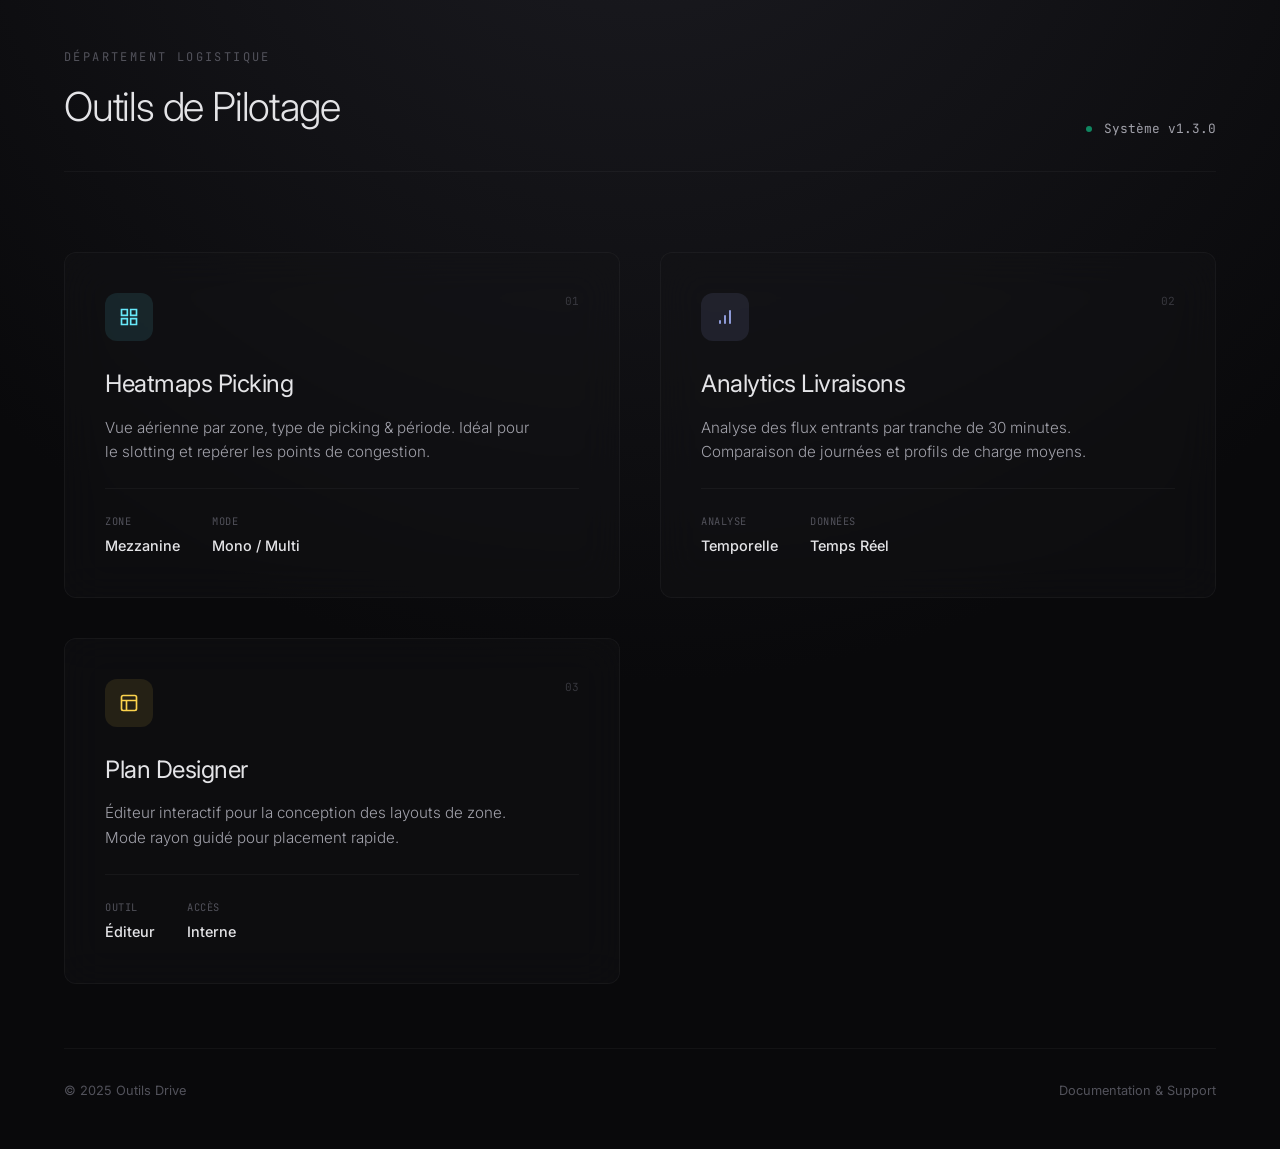
<file: index.html>
<!DOCTYPE html>
<html lang="fr">
<head>
  <meta charset="UTF-8" />
  <meta name="viewport" content="width=device-width, initial-scale=1.0" />
  <title>Outils Drive – Hub Central</title>
  
  <!-- FONT: INTER + JETBRAINS MONO -->
  <link rel="preconnect" href="https://fonts.googleapis.com">
  <link rel="preconnect" href="https://fonts.gstatic.com" crossorigin>
  <link href="https://fonts.googleapis.com/css2?family=Inter:wght@300;400;500&family=JetBrains+Mono:wght@400;500&display=swap" rel="stylesheet">
  
  <link rel="stylesheet" href="css/global.css" />
</head>
<body>
  
  <div class="app-view">
    
    <!-- HEADER -->
    <header class="header-minimal">
      <div class="brand-group">
        <span class="brand-sup">Département Logistique</span>
        <h1 class="brand-main">Outils de Pilotage</h1>
      </div>
      <div class="header-status">
        <span class="status-light"></span>
        <span>Système v1.3.0</span>
      </div>
    </header>

    <!-- MODULES -->
    <main class="modules-grid">
      
      <!-- MODULE 1: HEATMAPS (Cyan - Observation) -->
      <a href="heatmaps/" class="module-card theme-cyan">
        <div class="card-header">
          <div class="module-icon">
            <svg width="20" height="20" viewBox="0 0 24 24" fill="none" stroke="currentColor" stroke-width="2">
              <path d="M3 3h7v7H3zM14 3h7v7h-7zM14 14h7v7h-7zM3 14h7v7H3z"/>
            </svg>
          </div>
          <span class="module-code">01</span>
        </div>
        
        <div class="card-content">
          <h2 class="module-title">Heatmaps Picking</h2>
          <p class="module-desc">
            Vue aérienne par zone, type de picking & période. Idéal pour le slotting et repérer les points de congestion.
          </p>
        </div>

        <div class="card-meta">
          <div class="meta-block">
            <span class="meta-label">Zone</span>
            <span class="meta-value">Mezzanine</span>
          </div>
          <div class="meta-block">
            <span class="meta-label">Mode</span>
            <span class="meta-value">Mono / Multi</span>
          </div>
        </div>
      </a>

      <!-- MODULE 2: DELIVERIES (Indigo - Flux) -->
      <a href="deliveries/" class="module-card theme-indigo">
        <div class="card-header">
          <div class="module-icon">
            <svg width="20" height="20" viewBox="0 0 24 24" fill="none" stroke="currentColor" stroke-width="2">
              <line x1="12" y1="20" x2="12" y2="10"/>
              <line x1="18" y1="20" x2="18" y2="4"/>
              <line x1="6" y1="20" x2="6" y2="16"/>
            </svg>
          </div>
          <span class="module-code">02</span>
        </div>
        
        <div class="card-content">
          <h2 class="module-title">Analytics Livraisons</h2>
          <p class="module-desc">
            Analyse des flux entrants par tranche de 30 minutes. Comparaison de journées et profils de charge moyens.
          </p>
        </div>

        <div class="card-meta">
          <div class="meta-block">
            <span class="meta-label">Analyse</span>
            <span class="meta-value">Temporelle</span>
          </div>
          <div class="meta-block">
            <span class="meta-label">Données</span>
            <span class="meta-value">Temps Réel</span>
          </div>
        </div>
      </a>

      <!-- MODULE 3: PLAN DESIGNER (Ambre - Construction) -->
      <a href="plan_designer.html" class="module-card theme-amber">
        <div class="card-header">
          <div class="module-icon">
            <svg width="20" height="20" viewBox="0 0 24 24" fill="none" stroke="currentColor" stroke-width="2">
              <rect x="3" y="3" width="18" height="18" rx="2"/>
              <path d="M3 9h18M9 21V9"/>
            </svg>
          </div>
          <span class="module-code">03</span>
        </div>
        
        <div class="card-content">
          <h2 class="module-title">Plan Designer</h2>
          <p class="module-desc">
            Éditeur interactif pour la conception des layouts de zone. Mode rayon guidé pour placement rapide.
          </p>
        </div>

        <div class="card-meta">
          <div class="meta-block">
            <span class="meta-label">Outil</span>
            <span class="meta-value">Éditeur</span>
          </div>
          <div class="meta-block">
            <span class="meta-label">Accès</span>
            <span class="meta-value">Interne</span>
          </div>
        </div>
      </a>

    </main>

    <!-- FOOTER -->
    <footer class="footer-minimal">
      <span>© 2025 Outils Drive</span>
      <span>Documentation & Support</span>
    </footer>

  </div>
</body>
</html>
</file>
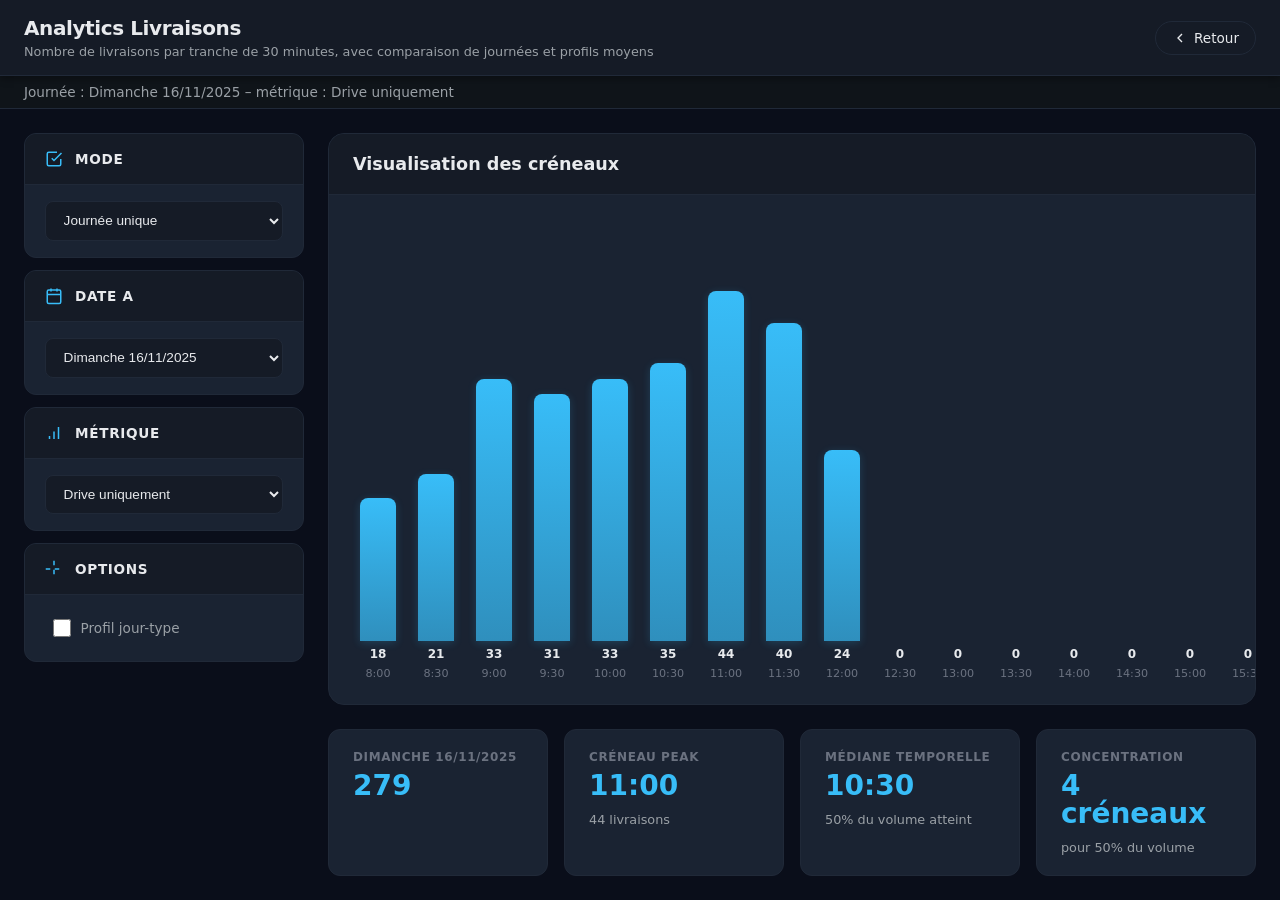
<file: deliveries/index.html>
<!DOCTYPE html>
<html lang="fr">
<head>
  <meta charset="UTF-8" />
  <meta name="viewport" content="width=device-width, initial-scale=1.0" />
  <title>Analytics Livraisons – Visualisation créneaux</title>
  <link rel="stylesheet" href="css/deliveries.css" />
</head>
<body>
  <div class="app-container">
    
    <!-- TOP BAR -->
    <header class="top-bar">
      <div class="top-bar-left">
        <h1 class="app-title">Analytics Livraisons</h1>
        <p class="app-subtitle">Nombre de livraisons par tranche de 30 minutes, avec comparaison de journées et profils moyens</p>
      </div>
      <div class="top-bar-right">
        <a href="../" class="btn btn-ghost">
          <svg class="icon" viewBox="0 0 24 24" fill="none" stroke="currentColor" stroke-width="2">
            <path d="M15 18l-6-6 6-6"/>
          </svg>
          Retour
        </a>
      </div>
    </header>

    <!-- STATUS BAR -->
    <div id="status-bar" class="status-bar">Chargement des données...</div>

    <!-- MAIN LAYOUT -->
    <div class="main-container">
      
      <!-- LEFT SIDEBAR: FILTRES COMPACTS -->
      <aside class="sidebar">
        
        <!-- MODE -->
        <section class="sidebar-card">
          <div class="card-header-compact">
            <svg class="card-icon-sm" viewBox="0 0 24 24" fill="none" stroke="currentColor" stroke-width="2">
              <path d="M9 11l3 3L22 4"/>
              <path d="M21 12v7a2 2 0 0 1-2 2H5a2 2 0 0 1-2-2V5a2 2 0 0 1 2-2h11"/>
            </svg>
            <h2 class="card-title-sm">Mode</h2>
          </div>
          <div class="card-content-compact">
            <select id="mode-select" class="select-input-compact">
              <option value="single">Journée unique</option>
              <option value="compare">Comparer 2 journées</option>
              <option value="weekday">Profil jour de semaine</option>
            </select>
          </div>
        </section>

        <!-- DATES -->
        <section class="sidebar-card" data-group="date-a" data-hidden="false">
          <div class="card-header-compact">
            <svg class="card-icon-sm" viewBox="0 0 24 24" fill="none" stroke="currentColor" stroke-width="2">
              <rect x="3" y="4" width="18" height="18" rx="2" ry="2"/>
              <line x1="16" y1="2" x2="16" y2="6"/>
              <line x1="8" y1="2" x2="8" y2="6"/>
              <line x1="3" y1="10" x2="21" y2="10"/>
            </svg>
            <h2 class="card-title-sm">Date A</h2>
          </div>
          <div class="card-content-compact">
            <select id="date-a-select" class="select-input-compact"></select>
          </div>
        </section>

        <section class="sidebar-card" data-group="date-b" data-hidden="true">
          <div class="card-header-compact">
            <svg class="card-icon-sm" viewBox="0 0 24 24" fill="none" stroke="currentColor" stroke-width="2">
              <rect x="3" y="4" width="18" height="18" rx="2" ry="2"/>
              <line x1="16" y1="2" x2="16" y2="6"/>
              <line x1="8" y1="2" x2="8" y2="6"/>
              <line x1="3" y1="10" x2="21" y2="10"/>
            </svg>
            <h2 class="card-title-sm">Date B</h2>
          </div>
          <div class="card-content-compact">
            <select id="date-b-select" class="select-input-compact"></select>
          </div>
        </section>

        <!-- WEEKDAY -->
        <section class="sidebar-card" data-group="weekday" data-hidden="true">
          <div class="card-header-compact">
            <svg class="card-icon-sm" viewBox="0 0 24 24" fill="none" stroke="currentColor" stroke-width="2">
              ircle cx="12" cy="12"2" r="10"/>
              <polyline points="12 6 12 12 16 14"/>
            </svg>
            <h2 class="card-title-sm">Jour</h2>
          </div>
          <div class="card-content-compact">
            <select id="weekday-select" class="select-input-compact">
              <option value="">-- Choisir --</option>
              <option value="0">Dimanche</option>
              <option value="1">Lundi</option>
              <option value="2">Mardi</option>
              <option value="3">Mercredi</option>
              <option value="4">Jeudi</option>
              <option value="5">Vendredi</option>
              <option value="6">Samedi</option>
            </select>
          </div>
        </section>

        <!-- MÉTRIQUE -->
        <section class="sidebar-card">
          <div class="card-header-compact">
            <svg class="card-icon-sm" viewBox="0 0 24 24" fill="none" stroke="currentColor" stroke-width="2">
              <line x1="12" y1="20" x2="12" y2="10"/>
              <line x1="18" y1="20" x2="18" y2="4"/>
              <line x1="6" y1="20" x2="6" y2="16"/>
            </svg>
            <h2 class="card-title-sm">Métrique</h2>
          </div>
          <div class="card-content-compact">
            <select id="metric-select" class="select-input-compact">
              <option value="drive">Drive uniquement</option>
              <option value="total">Total livraisons (drive + collab)</option>
              <option value="collab">Collab uniquement</option>
            </select>
          </div>
        </section>


        <!-- OPTIONS -->
        <section class="sidebar-card" data-group="options" data-hidden="false">
          <div class="card-header-compact">
            <svg class="card-icon-sm" viewBox="0 0 24 24" fill="none" stroke="currentColor" stroke-width="2">
              ircle cx="12" cy="12"2" r="3"/>
              <path d="M12 1v6m0 6v6M1 12h6m6 0h6"/>
            </svg>
            <h2 class="card-title-sm">Options</h2>
          </div>
          <div class="card-content-compact">
            <label class="checkbox-label">
              <input type="checkbox" id="show-weekday-ref" class="checkbox-input" />
              <span>Profil jour-type</span>
            </label>
          </div>
        </section>

      </aside>

      <!-- RIGHT AREA: CHART + STATS -->
      <main class="chart-area">
        
        <!-- CHART CONTAINER -->
        <div class="chart-wrapper">
          <div class="chart-header">
            <h2 class="chart-title">Visualisation des créneaux</h2>
          </div>
          <div class="chart-viewport">
            <div id="chart" class="bar-groups-container"></div>
          </div>
        </div>

        <!-- STATS GRID (en bas) -->
        <div class="stats-grid">
          <div id="stats-content" class="stats-cards"></div>
        </div>

      </main>

    </div>
  </div>

  <script src="js/deliveries.js"></script>
</body>
</html>
</file>
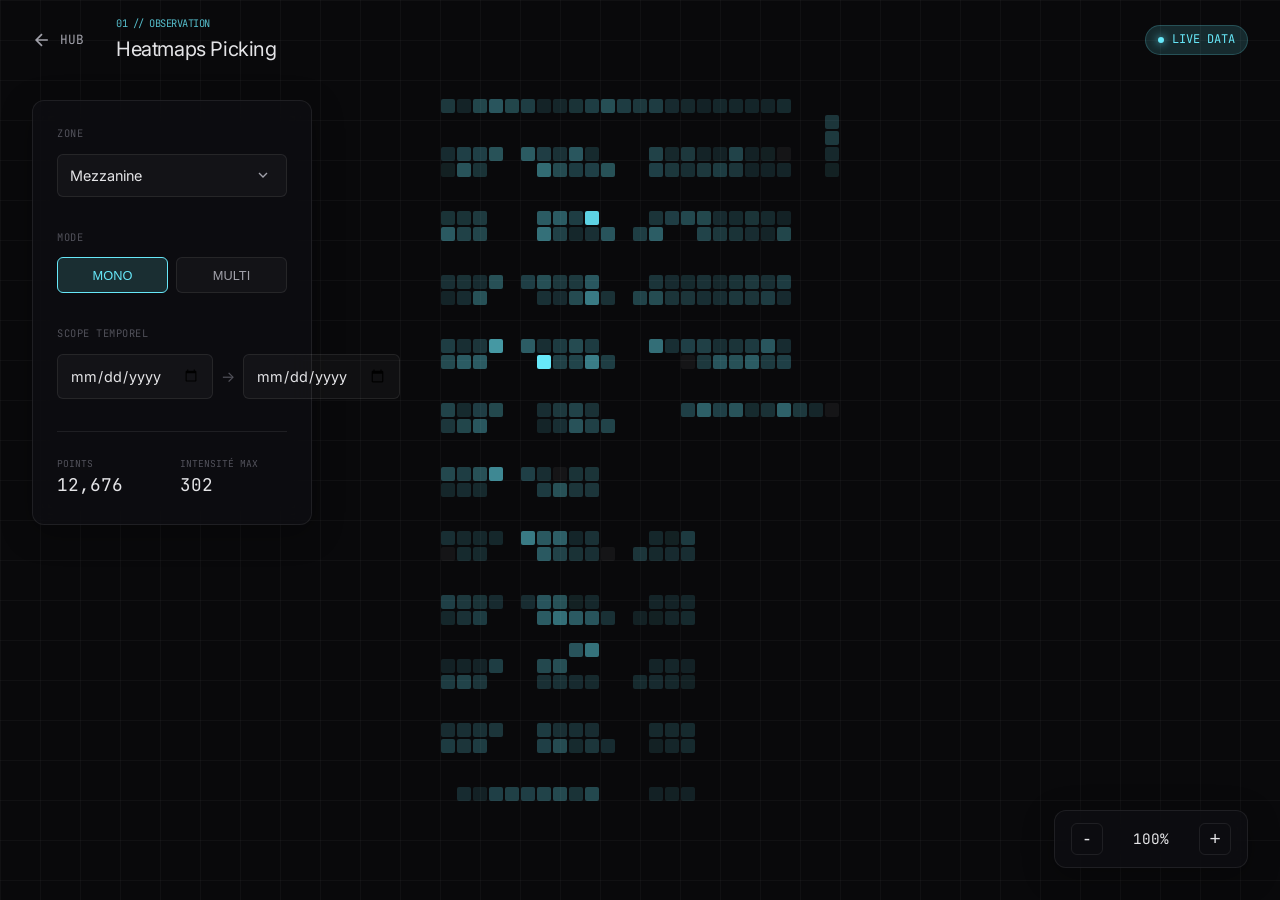
<file: heatmaps/index.html>
<!DOCTYPE html>
<html lang="fr">
<head>
  <meta charset="UTF-8" />
  <meta name="viewport" content="width=device-width, initial-scale=1.0" />
  <title>Heatmaps – Visualisation Tactique</title>
  
  <!-- FONT: INTER + JETBRAINS MONO -->
  <link rel="preconnect" href="https://fonts.googleapis.com">
  <link rel="preconnect" href="https://fonts.gstatic.com" crossorigin>
  <link href="https://fonts.googleapis.com/css2?family=Inter:wght@300;400;500;600&family=JetBrains+Mono:wght@400;500&display=swap" rel="stylesheet">
  
  <!-- On remonte d'un cran pour le global, et on charge le local -->
  <link rel="stylesheet" href="../css/global.css" />
  <link rel="stylesheet" href="css/heatmaps.css" />
</head>
<body>
  
  <div class="tactical-view">
    
    <!-- HEADER FLOTTANT (Minimal) -->
    <header class="tactical-header">
      <div class="header-left">
        <a href="../" class="back-btn">
          <svg width="20" height="20" viewBox="0 0 24 24" fill="none" stroke="currentColor" stroke-width="2">
            <path d="M19 12H5M12 19l-7-7 7-7"/>
          </svg>
          <span class="back-label">HUB</span>
        </a>
        <div class="module-title">
          <span class="module-code">01 // OBSERVATION</span>
          <h1>Heatmaps Picking</h1>
        </div>
      </div>

      <div class="header-right">
        <div class="live-status">
          <span class="status-dot pulse"></span>
          <span>LIVE DATA</span>
        </div>
      </div>
    </header>

    <!-- CONTROLS PANEL (Flottant à gauche) -->
    <aside class="control-panel glass-panel">
      <div class="panel-section">
        <label class="panel-label">ZONE</label>
        <div class="select-wrapper">
          <select id="zone-select" class="tactical-select"></select>
          <svg class="select-icon" width="16" height="16" viewBox="0 0 24 24" fill="none" stroke="currentColor" stroke-width="2"><path d="M6 9l6 6 6-6"/></svg>
        </div>
      </div>

      <div class="panel-section">
        <label class="panel-label">MODE</label>
        <div id="type-filters" class="toggle-group"></div>
      </div>

      <div class="panel-section">
        <label class="panel-label">SCOPE TEMPOREL</label>
        <div class="date-range">
          <input type="date" id="date-from" class="tactical-input" />
          <span class="range-sep">→</span>
          <input type="date" id="date-to" class="tactical-input" />
        </div>
      </div>

      <div class="panel-footer">
        <div class="stat-mini">
          <span class="stat-label">POINTS</span>
          <span id="total-points" class="stat-val">0</span>
        </div>
        <div class="stat-mini">
          <span class="stat-label">INTENSITÉ MAX</span>
          <span id="max-intensity" class="stat-val">0</span>
        </div>
      </div>
    </aside>

    <!-- MAP VIEWPORT (Le fond de la scène) -->
    <main class="map-viewport" id="plan-viewport">
      <div class="map-stage" id="plan-wrapper">
        <table id="plan-table" class="tactical-grid"></table>
      </div>
      
      <!-- ZOOM CONTROLS (Flottant en bas à droite) -->
      <div class="zoom-controls glass-panel">
        <button id="zoom-out" class="zoom-btn">-</button>
        <span id="zoom-val" class="zoom-display">100%</span>
        <button id="zoom-in" class="zoom-btn">+</button>
      </div>
    </main>

    <!-- LOADING OVERLAY -->
    <div id="loader" class="loader-overlay">
      <div class="loader-spinner"></div>
      <span>INITIALISATION DU SYSTÈME...</span>
    </div>

  </div>

  <!-- TOOLTIP TACTIQUE -->
  <div id="tooltip" class="tactical-tooltip"></div>

  <script src="js/heatmaps.js"></script>
</body>
</html>
</file>
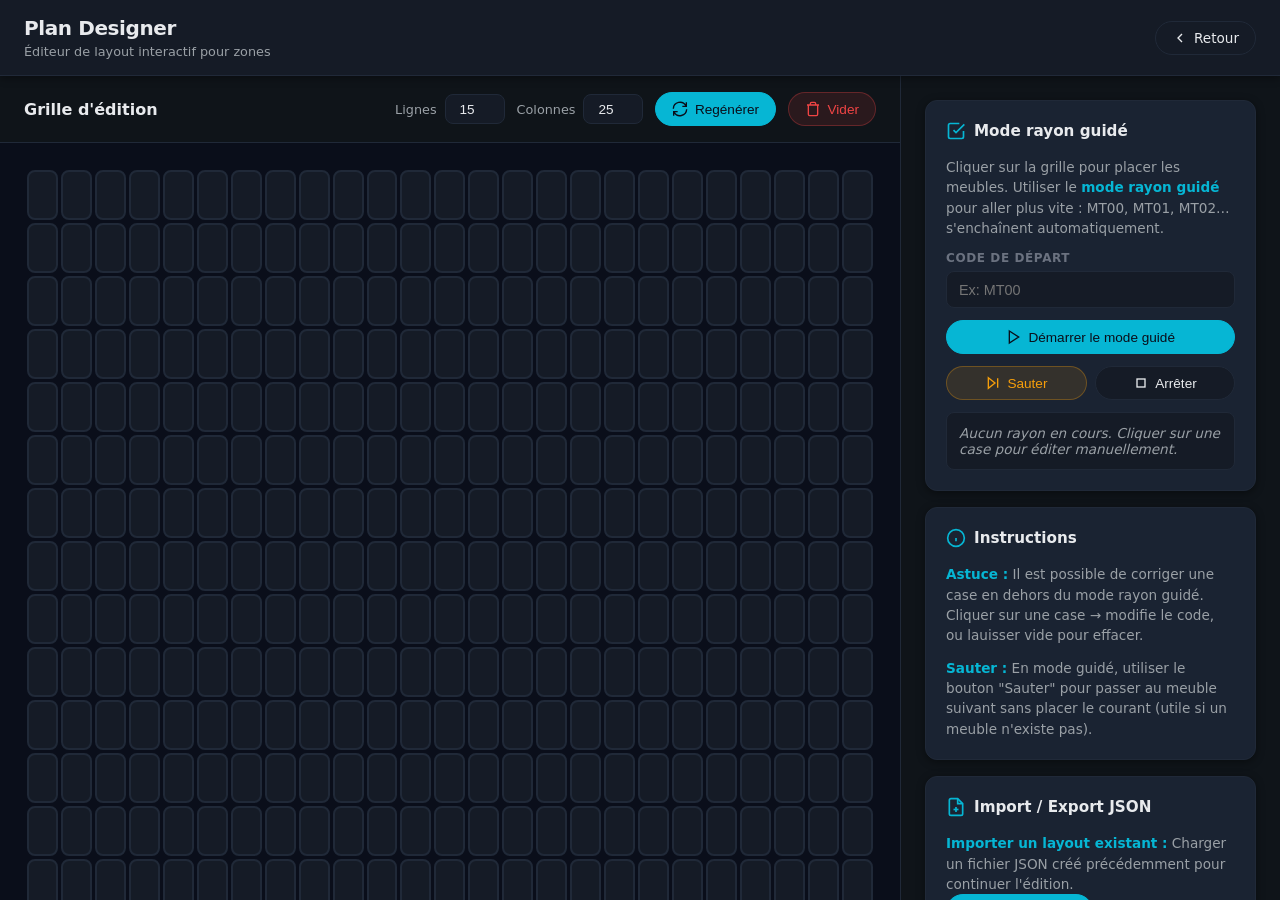
<file: plan_designer.html>
<!DOCTYPE html>
<html lang="fr">
<head>
  <meta charset="UTF-8" />
  <meta name="viewport" content="width=device-width, initial-scale=1.0" />
  <title>Plan Designer – Éditeur de layout de zones</title>
  <style>
    /* ==================== VARIABLES ==================== */
    :root {
      --color-bg-primary: #0a0e1a;
      --color-bg-secondary: #0f1419;
      --color-bg-elevated: #151b26;
      --color-bg-card: #1a2332;
      --color-border: #202938;
      --color-border-light: #2a3444;
      
      --color-text-primary: #e8eaed;
      --color-text-secondary: #9aa0a6;
      --color-text-muted: #6b7280;
      
      --color-accent-primary: #06b6d4;
      --color-accent-hover: #0891b2;
      --color-accent-soft: rgba(6, 182, 212, 0.1);
      
      --color-success: #10b981;
      --color-warning: #f59e0b;
      --color-danger: #ef4444;
      
      --font-sans: system-ui, -apple-system, BlinkMacSystemFont, "Segoe UI", Roboto, sans-serif;
      --font-mono: ui-monospace, SFMono-Regular, "SF Mono", Menlo, Monaco, Consolas, monospace;
      
      --shadow-sm: 0 2px 8px rgba(0, 0, 0, 0.4);
      --shadow-md: 0 4px 16px rgba(0, 0, 0, 0.5);
      --shadow-lg: 0 8px 32px rgba(0, 0, 0, 0.6);
      
      --radius-sm: 8px;
      --radius-md: 12px;
      --radius-lg: 16px;
      
      --transition-fast: 150ms cubic-bezier(0.4, 0, 0.2, 1);
      --transition-base: 250ms cubic-bezier(0.4, 0, 0.2, 1);
    }

    /* ==================== RESET ==================== */
    * {
      box-sizing: border-box;
      margin: 0;
      padding: 0;
    }

    body {
      font-family: var(--font-sans);
      background: radial-gradient(ellipse at top, #0f1419 0%, #0a0e1a 100%);
      color: var(--color-text-primary);
      overflow-x: hidden;
      min-height: 100vh;
    }

    /* ==================== LAYOUT ==================== */
    .app-container {
      display: flex;
      flex-direction: column;
      height: 100vh;
      overflow: hidden;
    }

    /* ==================== TOP BAR ==================== */
    .top-bar {
      display: flex;
      justify-content: space-between;
      align-items: center;
      padding: 1rem 1.5rem;
      background: var(--color-bg-elevated);
      border-bottom: 1px solid var(--color-border);
      box-shadow: var(--shadow-sm);
      z-index: 50;
    }

    .top-bar-left {
      display: flex;
      flex-direction: column;
      gap: 0.25rem;
    }

    .app-title {
      font-size: 1.25rem;
      font-weight: 700;
      letter-spacing: -0.02em;
      margin: 0;
    }

    .app-subtitle {
      font-size: 0.8rem;
      color: var(--color-text-secondary);
      margin: 0;
    }

    .top-bar-right {
      display: flex;
      gap: 0.75rem;
    }

    /* ==================== MAIN CONTAINER ==================== */
    .main-container {
      display: grid;
      grid-template-columns: 1fr 380px;
      gap: 0;
      flex: 1;
      overflow: hidden;
    }

    /* ==================== GRID AREA ==================== */
    .grid-area {
      display: flex;
      flex-direction: column;
      background: var(--color-bg-primary);
      overflow: hidden;
    }

    .grid-header {
      display: flex;
      justify-content: space-between;
      align-items: center;
      padding: 1rem 1.5rem;
      background: var(--color-bg-secondary);
      border-bottom: 1px solid var(--color-border);
    }

    .grid-title {
      font-size: 1rem;
      font-weight: 600;
      margin: 0;
    }

    .grid-controls {
      display: flex;
      align-items: center;
      gap: 0.75rem;
    }

    .control-group {
      display: flex;
      align-items: center;
      gap: 0.5rem;
    }

    .control-label {
      font-size: 0.8rem;
      color: var(--color-text-secondary);
    }

    .input-number {
      width: 60px;
      padding: 0.4rem 0.6rem;
      background: var(--color-bg-elevated);
      border: 1px solid var(--color-border);
      border-radius: var(--radius-sm);
      color: var(--color-text-primary);
      font-size: 0.85rem;
      text-align: center;
      transition: all var(--transition-fast);
      outline: none;
    }

    .input-number:hover {
      border-color: var(--color-border-light);
    }

    .input-number:focus {
      border-color: var(--color-accent-primary);
      box-shadow: 0 0 0 3px var(--color-accent-soft);
    }

    .btn {
      display: inline-flex;
      align-items: center;
      justify-content: center;
      gap: 0.4rem;
      padding: 0.5rem 1rem;
      background: var(--color-bg-elevated);
      border: 1px solid var(--color-border);
      border-radius: 999px;
      color: var(--color-text-primary);
      font-size: 0.85rem;
      font-weight: 500;
      cursor: pointer;
      transition: all var(--transition-fast);
      outline: none;
      white-space: nowrap;
      text-decoration: none;
    }

    .btn:hover {
      background: var(--color-bg-card);
      border-color: var(--color-accent-primary);
      color: var(--color-accent-primary);
    }

    .btn-primary {
      background: var(--color-accent-primary);
      border-color: var(--color-accent-primary);
      color: #0a0e1a;
    }

    .btn-primary:hover {
      background: var(--color-accent-hover);
      transform: translateY(-1px);
      box-shadow: 0 4px 12px rgba(6, 182, 212, 0.4);
    }

    .btn-danger {
      background: rgba(239, 68, 68, 0.12);
      border-color: rgba(239, 68, 68, 0.3);
      color: var(--color-danger);
    }

    .btn-danger:hover {
      background: rgba(239, 68, 68, 0.2);
      border-color: var(--color-danger);
    }

    .btn-warning {
      background: rgba(245, 158, 11, 0.12);
      border-color: rgba(245, 158, 11, 0.3);
      color: var(--color-warning);
    }

    .btn-warning:hover {
      background: rgba(245, 158, 11, 0.2);
      border-color: var(--color-warning);
    }

    .icon {
      width: 16px;
      height: 16px;
    }

    /* ==================== GRID VIEWPORT ==================== */
    .grid-viewport {
      flex: 1;
      overflow: auto;
      padding: 1.5rem;
    }

    .grid-viewport::-webkit-scrollbar {
      width: 10px;
      height: 10px;
    }

    .grid-viewport::-webkit-scrollbar-track {
      background: var(--color-bg-secondary);
    }

    .grid-viewport::-webkit-scrollbar-thumb {
      background: var(--color-border-light);
      border-radius: var(--radius-sm);
    }

    .grid-viewport::-webkit-scrollbar-thumb:hover {
      background: var(--color-border);
    }

    #plan-table {
      border-collapse: separate;
      border-spacing: 3px;
      margin: 0 auto;
    }

    #plan-table td {
      width: 50px;
      height: 50px;
      background: var(--color-bg-elevated);
      border: 2px solid var(--color-border);
      border-radius: var(--radius-sm);
      text-align: center;
      font-size: 0.75rem;
      font-weight: 600;
      cursor: pointer;
      transition: all var(--transition-fast);
      color: var(--color-text-muted);
      position: relative;
    }

    #plan-table td:hover {
      background: var(--color-bg-card);
      border-color: var(--color-accent-primary);
      transform: scale(1.05);
      box-shadow: var(--shadow-md);
      z-index: 10;
    }

    #plan-table td.filled {
      background: linear-gradient(135deg, rgba(6, 182, 212, 0.2) 0%, rgba(6, 182, 212, 0.05) 100%);
      border-color: var(--color-accent-primary);
      color: var(--color-accent-primary);
      font-weight: 700;
    }

    #plan-table td.filled:hover {
      background: linear-gradient(135deg, rgba(6, 182, 212, 0.3) 0%, rgba(6, 182, 212, 0.1) 100%);
    }

    /* ==================== SIDEBAR ==================== */
    .sidebar {
      background: var(--color-bg-secondary);
      border-left: 1px solid var(--color-border);
      overflow-y: auto;
      display: flex;
      flex-direction: column;
      gap: 1rem;
      padding: 1.5rem;
    }

    .sidebar::-webkit-scrollbar {
      width: 6px;
    }

    .sidebar::-webkit-scrollbar-track {
      background: transparent;
    }

    .sidebar::-webkit-scrollbar-thumb {
      background: var(--color-border-light);
      border-radius: 999px;
    }

    .sidebar-card {
      background: var(--color-bg-card);
      border: 1px solid var(--color-border);
      border-radius: var(--radius-md);
      padding: 1.25rem;
      box-shadow: var(--shadow-sm);
    }

    .card-header {
      display: flex;
      align-items: center;
      gap: 0.5rem;
      margin-bottom: 1rem;
    }

    .card-icon {
      width: 20px;
      height: 20px;
      color: var(--color-accent-primary);
    }

    .card-title {
      font-size: 0.95rem;
      font-weight: 600;
      margin: 0;
    }

    .card-content {
      display: flex;
      flex-direction: column;
      gap: 0.75rem;
    }

    .info-text {
      font-size: 0.85rem;
      color: var(--color-text-secondary);
      line-height: 1.5;
    }

    .info-text strong {
      color: var(--color-accent-primary);
      font-weight: 600;
    }

    /* ==================== MODE RAYON ==================== */
    .mode-rayon-controls {
      display: flex;
      flex-direction: column;
      gap: 0.75rem;
    }

    .input-group {
      display: flex;
      flex-direction: column;
      gap: 0.4rem;
    }

    .input-label {
      font-size: 0.75rem;
      font-weight: 600;
      text-transform: uppercase;
      letter-spacing: 0.05em;
      color: var(--color-text-muted);
    }

    .input-text {
      padding: 0.6rem 0.75rem;
      background: var(--color-bg-elevated);
      border: 1px solid var(--color-border);
      border-radius: var(--radius-sm);
      color: var(--color-text-primary);
      font-size: 0.9rem;
      transition: all var(--transition-fast);
      outline: none;
    }

    .input-text:hover {
      border-color: var(--color-border-light);
    }

    .input-text:focus {
      border-color: var(--color-accent-primary);
      box-shadow: 0 0 0 3px var(--color-accent-soft);
    }

    .status-display {
      padding: 0.75rem;
      background: var(--color-bg-elevated);
      border: 1px solid var(--color-border);
      border-radius: var(--radius-sm);
      font-size: 0.85rem;
      color: var(--color-text-secondary);
      font-style: italic;
    }

    .status-display.active {
      background: var(--color-accent-soft);
      border-color: var(--color-accent-primary);
      color: var(--color-accent-primary);
      font-style: normal;
    }

    .button-row {
      display: flex;
      gap: 0.5rem;
    }

    .button-row .btn {
      flex: 1;
    }

    /* ==================== JSON OUTPUT ==================== */
    .json-output {
      display: flex;
      flex-direction: column;
      gap: 0.75rem;
    }

    .import-section {
      padding-bottom: 1rem;
      margin-bottom: 1rem;
      border-bottom: 1px solid var(--color-border);
    }

    .export-section {
      display: flex;
      flex-direction: column;
      gap: 0.75rem;
    }

    .output-actions {
      display: flex;
      gap: 0.5rem;
    }

    #json-output {
      width: 100%;
      min-height: 300px;
      padding: 0.75rem;
      background: var(--color-bg-elevated);
      border: 1px solid var(--color-border);
      border-radius: var(--radius-sm);
      color: var(--color-text-primary);
      font-family: var(--font-mono);
      font-size: 0.8rem;
      line-height: 1.5;
      resize: vertical;
      transition: all var(--transition-fast);
      outline: none;
    }

    #json-output:focus {
      border-color: var(--color-accent-primary);
      box-shadow: 0 0 0 3px var(--color-accent-soft);
    }

    /* ==================== RESPONSIVE ==================== */
    @media (max-width: 1200px) {
      .main-container {
        grid-template-columns: 1fr 320px;
      }
    }

    @media (max-width: 900px) {
      .main-container {
        grid-template-columns: 1fr;
      }
      
      .sidebar {
        border-left: none;
        border-top: 1px solid var(--color-border);
        max-height: 50vh;
      }
    }

    @media (max-width: 600px) {
      .top-bar {
        flex-direction: column;
        align-items: flex-start;
        gap: 0.75rem;
      }
      
      .grid-header {
        flex-direction: column;
        align-items: flex-start;
        gap: 0.75rem;
      }
      
      .grid-controls {
        flex-wrap: wrap;
      }

      .button-row {
        flex-direction: column;
      }
    }
  </style>
</head>
<body>
  <div class="app-container">
    
    <!-- TOP BAR -->
    <header class="top-bar">
      <div class="top-bar-left">
        <h1 class="app-title">Plan Designer</h1>
        <p class="app-subtitle">Éditeur de layout interactif pour zones</p>
      </div>
      <div class="top-bar-right">
        <a href="/" class="btn">
          <svg class="icon" viewBox="0 0 24 24" fill="none" stroke="currentColor" stroke-width="2">
            <path d="M15 18l-6-6 6-6"/>
          </svg>
          Retour
        </a>
      </div>
    </header>

    <!-- MAIN CONTAINER -->
    <div class="main-container">
      
      <!-- GRID AREA -->
      <section class="grid-area">
        <div class="grid-header">
          <h2 class="grid-title">Grille d'édition</h2>
          <div class="grid-controls">
            <div class="control-group">
              <label class="control-label">Lignes</label>
              <input 
                type="number" 
                id="rows-input" 
                class="input-number" 
                value="15" 
                min="5" 
                max="50"
              />
            </div>
            <div class="control-group">
              <label class="control-label">Colonnes</label>
              <input 
                type="number" 
                id="cols-input" 
                class="input-number" 
                value="25" 
                min="5" 
                max="50"
              />
            </div>
            <button class="btn btn-primary" onclick="rebuildGrid()">
              <svg class="icon" viewBox="0 0 24 24" fill="none" stroke="currentColor" stroke-width="2">
                <path d="M21.5 2v6h-6M2.5 22v-6h6M2 11.5a10 10 0 0 1 18.8-4.3M22 12.5a10 10 0 0 1-18.8 4.2"/>
              </svg>
              Regénérer
            </button>
            <button class="btn btn-danger" onclick="clearAll()">
              <svg class="icon" viewBox="0 0 24 24" fill="none" stroke="currentColor" stroke-width="2">
                <path d="M3 6h18M19 6v14a2 2 0 0 1-2 2H7a2 2 0 0 1-2-2V6m3 0V4a2 2 0 0 1 2-2h4a2 2 0 0 1 2 2v2"/>
              </svg>
              Vider
            </button>
          </div>
        </div>
        
        <div class="grid-viewport">
          <table id="plan-table"></table>
        </div>
      </section>

      <!-- SIDEBAR -->
      <aside class="sidebar">
        
        <!-- CARD : MODE RAYON GUIDÉ -->
        <div class="sidebar-card">
          <div class="card-header">
            <svg class="card-icon" viewBox="0 0 24 24" fill="none" stroke="currentColor" stroke-width="2">
              <polyline points="9 11 12 14 22 4"/>
              <path d="M21 12v7a2 2 0 0 1-2 2H5a2 2 0 0 1-2-2V5a2 2 0 0 1 2-2h11"/>
            </svg>
            <h3 class="card-title">Mode rayon guidé</h3>
          </div>
          <div class="card-content">
            <p class="info-text">
              Cliquer sur la grille pour placer les meubles. Utiliser le <strong>mode rayon guidé</strong> pour aller plus vite : MT00, MT01, MT02… s'enchaînent automatiquement.
            </p>
            
            <div class="mode-rayon-controls">
              <div class="input-group">
                <label class="input-label">Code de départ</label>
                <input 
                  type="text" 
                  id="rayon-start" 
                  class="input-text" 
                  placeholder="Ex: MT00" 
                  maxlength="10"
                />
              </div>
              
              <button class="btn btn-primary" onclick="startRayonMode()">
                <svg class="icon" viewBox="0 0 24 24" fill="none" stroke="currentColor" stroke-width="2">
                  <polygon points="5 3 19 12 5 21 5 3"/>
                </svg>
                Démarrer le mode guidé
              </button>
              
              <div class="button-row">
                <button class="btn btn-warning" onclick="skipCurrent()">
                  <svg class="icon" viewBox="0 0 24 24" fill="none" stroke="currentColor" stroke-width="2">
                    <polygon points="5 4 15 12 5 20 5 4"/>
                    <line x1="19" y1="5" x2="19" y2="19"/>
                  </svg>
                  Sauter
                </button>
                <button class="btn" onclick="stopRayonMode()">
                  <svg class="icon" viewBox="0 0 24 24" fill="none" stroke="currentColor" stroke-width="2">
                    <rect x="6" y="6" width="12" height="12"/>
                  </svg>
                  Arrêter
                </button>
              </div>
              
              <div id="rayon-status" class="status-display">
                Aucun rayon en cours. Cliquer sur une case pour éditer manuellement.
              </div>
            </div>
          </div>
        </div>

        <!-- CARD : INSTRUCTIONS -->
        <div class="sidebar-card">
          <div class="card-header">
            <svg class="card-icon" viewBox="0 0 24 24" fill="none" stroke="currentColor" stroke-width="2">
              <circle cx="12" cy="12" r="10"/>
              <path d="M12 16v-4M12 8h.01"/>
            </svg>
            <h3 class="card-title">Instructions</h3>
          </div>
          <div class="card-content">
            <p class="info-text">
              <strong>Astuce :</strong> Il est possible de corriger une case en dehors du mode rayon guidé. Cliquer sur une case → modifie le code, ou lauisser vide pour effacer.
            </p>
            <p class="info-text">
              <strong>Sauter :</strong> En mode guidé, utiliser le bouton "Sauter" pour passer au meuble suivant sans placer le courant (utile si un meuble n'existe pas).
            </p>
          </div>
        </div>

        <!-- CARD : IMPORT/EXPORT JSON -->
        <div class="sidebar-card">
          <div class="card-header">
            <svg class="card-icon" viewBox="0 0 24 24" fill="none" stroke="currentColor" stroke-width="2">
              <path d="M14 2H6a2 2 0 0 0-2 2v16a2 2 0 0 0 2 2h12a2 2 0 0 0 2-2V8z"/>
              <polyline points="14 2 14 8 20 8"/>
              <line x1="12" y1="18" x2="12" y2="12"/>
              <line x1="9" y1="15" x2="15" y2="15"/>
            </svg>
            <h3 class="card-title">Import / Export JSON</h3>
          </div>
          <div class="card-content json-output">
            <!-- IMPORT -->
            <div class="import-section">
              <p class="info-text">
                <strong>Importer un layout existant :</strong> Charger un fichier JSON créé précédemment pour continuer l'édition.
              </p>
              <input 
                type="file" 
                id="json-file-input" 
                accept=".json"
                style="display: none;"
                onchange="importJSON(event)"
              />
              <button class="btn btn-primary" onclick="document.getElementById('json-file-input').click()">
                <svg class="icon" viewBox="0 0 24 24" fill="none" stroke="currentColor" stroke-width="2">
                  <path d="M21 15v4a2 2 0 0 1-2 2H5a2 2 0 0 1-2-2v-4"/>
                  <polyline points="17 8 12 3 7 8"/>
                  <line x1="12" y1="3" x2="12" y2="15"/>
                </svg>
                Importer JSON
              </button>
            </div>

            <!-- EXPORT -->
            <div class="export-section">
              <p class="info-text">
                ➜ Le JSON ci-dessous mappe chaque <strong>code de meuble</strong> vers sa position <strong>{ row, col }</strong> dans la grille.
                <br><br>
                ➜ Injecter dans les fichiers de heatmap (<strong>layoutConfig</strong>).
              </p>
              <textarea id="json-output" readonly></textarea>
              <div class="output-actions">
                <button class="btn btn-primary" onclick="copyJSON()">
                  <svg class="icon" viewBox="0 0 24 24" fill="none" stroke="currentColor" stroke-width="2">
                    <rect x="9" y="9" width="13" height="13" rx="2" ry="2"/>
                    <path d="M5 15H4a2 2 0 0 1-2-2V4a2 2 0 0 1 2-2h9a2 2 0 0 1 2 2v1"/>
                  </svg>
                  Copier JSON
                </button>
                <button class="btn" onclick="downloadJSON()">
                  <svg class="icon" viewBox="0 0 24 24" fill="none" stroke="currentColor" stroke-width="2">
                    <path d="M21 15v4a2 2 0 0 1-2 2H5a2 2 0 0 1-2-2v-4"/>
                    <polyline points="7 10 12 15 17 10"/>
                    <line x1="12" y1="15" x2="12" y2="3"/>
                  </svg>
                  Télécharger
                </button>
              </div>
            </div>
          </div>
        </div>

      </aside>

    </div>
  </div>

  <script>
    // ==================== STATE ====================
    const state = {
      rows: 15,
      cols: 25,
      layout: {}, // { "MT00": {row: 0, col: 0}, ... }
      rayonMode: false,
      rayonCurrent: null,
      rayonPrefix: null,
      rayonNumber: null
    };

    // ==================== INIT ====================
    function init() {
      rebuildGrid();
      updateJSON();
    }

    // ==================== GRID ====================
    function rebuildGrid() {
      state.rows = parseInt(document.getElementById('rows-input').value, 10);
      state.cols = parseInt(document.getElementById('cols-input').value, 10);
      
      const table = document.getElementById('plan-table');
      let html = '';
      
      for (let r = 0; r < state.rows; r++) {
        html += '<tr>';
        for (let c = 0; c < state.cols; c++) {
          const cellId = `cell-${r}-${c}`;
          const meubleId = findMeubleAt(r, c);
          const cls = meubleId ? 'filled' : '';
          const text = meubleId || '';
          
          html += `<td id="${cellId}" class="${cls}" onclick="onCellClick(${r}, ${c})">${text}</td>`;
        }
        html += '</tr>';
      }
      
      table.innerHTML = html;
    }

    function findMeubleAt(row, col) {
      for (const [meubleId, pos] of Object.entries(state.layout)) {
        if (pos.row === row && pos.col === col) {
          return meubleId;
        }
      }
      return null;
    }

    function onCellClick(row, col) {
      if (state.rayonMode) {
        placeRayon(row, col);
      } else {
        editCell(row, col);
      }
    }

    function editCell(row, col) {
      const existing = findMeubleAt(row, col);
      const newCode = prompt(
        existing 
          ? `Case (${row}, ${col}) contient : "${existing}"\nNouveau code (vide = effacer) :`
          : `Case (${row}, ${col}) vide.\nCode du meuble :`,
        existing || ''
      );
      
      if (newCode === null) return;
      
      if (existing) {
        delete state.layout[existing];
      }
      
      if (newCode.trim()) {
        state.layout[newCode.trim()] = { row, col };
      }
      
      rebuildGrid();
      updateJSON();
    }

    function clearAll() {
      if (!confirm('Vider toutes les cases ?')) return;
      state.layout = {};
      rebuildGrid();
      updateJSON();
    }

    // ==================== MODE RAYON ====================
    function startRayonMode() {
      const start = document.getElementById('rayon-start').value.trim();
      if (!start) {
        alert('Entre un code de départ (ex: MT00)');
        return;
      }
      
      const match = start.match(/^([A-Z]{2})(\d+)$/);
      if (!match) {
        alert('Format invalide. Utilise le format : 2 lettres + chiffres (ex: MT00)');
        return;
      }
      
      state.rayonMode = true;
      state.rayonPrefix = match[1];
      state.rayonNumber = parseInt(match[2], 10);
      state.rayonCurrent = start;
      
      updateRayonStatus();
    }

    function stopRayonMode() {
      state.rayonMode = false;
      state.rayonCurrent = null;
      updateRayonStatus();
    }

    function skipCurrent() {
      if (!state.rayonMode) {
        alert('Le mode rayon guidé n\'est pas actif');
        return;
      }
      
      // Passer au suivant sans placer
      state.rayonNumber++;
      state.rayonCurrent = state.rayonPrefix + String(state.rayonNumber).padStart(2, '0');
      updateRayonStatus();
    }

    function placeRayon(row, col) {
      if (!state.rayonMode) return;
      
      const existing = findMeubleAt(row, col);
      if (existing) {
        if (!confirm(`Case occupée par "${existing}". Écraser ?`)) return;
        delete state.layout[existing];
      }
      
      state.layout[state.rayonCurrent] = { row, col };
      
      // Next
      state.rayonNumber++;
      state.rayonCurrent = state.rayonPrefix + String(state.rayonNumber).padStart(2, '0');
      
      rebuildGrid();
      updateJSON();
      updateRayonStatus();
    }

    function updateRayonStatus() {
      const status = document.getElementById('rayon-status');
      if (state.rayonMode) {
        status.textContent = `Mode actif → Prochain meuble : ${state.rayonCurrent}`;
        status.classList.add('active');
      } else {
        status.textContent = 'Aucun rayon en cours. Clique sur une case pour éditer manuellement.';
        status.classList.remove('active');
      }
    }

    // ==================== IMPORT JSON ====================
    function importJSON(event) {
      const file = event.target.files[0];
      if (!file) return;
      
      const reader = new FileReader();
      reader.onload = function(e) {
        try {
          const json = JSON.parse(e.target.result);
          
          // Validation basique
          if (typeof json !== 'object' || Array.isArray(json)) {
            throw new Error('Format JSON invalide');
          }
          
          // Vérifier que tous les éléments ont row et col
          for (const [key, value] of Object.entries(json)) {
            if (typeof value !== 'object' || 
                typeof value.row !== 'number' || 
                typeof value.col !== 'number') {
              throw new Error(`Format invalide pour "${key}"`);
            }
          }
          
          // Import réussi
          state.layout = json;
          
          // Ajuster la grille si nécessaire
          let maxRow = 0;
          let maxCol = 0;
          for (const pos of Object.values(json)) {
            maxRow = Math.max(maxRow, pos.row);
            maxCol = Math.max(maxCol, pos.col);
          }
          
          if (maxRow >= state.rows || maxCol >= state.cols) {
            state.rows = Math.max(state.rows, maxRow + 5);
            state.cols = Math.max(state.cols, maxCol + 5);
            document.getElementById('rows-input').value = state.rows;
            document.getElementById('cols-input').value = state.cols;
          }
          
          rebuildGrid();
          updateJSON();
          
          alert(`✓ Layout importé avec succès !\n${Object.keys(json).length} meubles chargés.`);
          
        } catch (err) {
          alert(`Erreur d'import : ${err.message}`);
        }
        
        // Reset file input
        event.target.value = '';
      };
      
      reader.readAsText(file);
    }

    // ==================== JSON ====================
    function updateJSON() {
      const output = document.getElementById('json-output');
      output.value = JSON.stringify(state.layout, null, 2);
    }

    function copyJSON() {
      const output = document.getElementById('json-output');
      output.select();
      document.execCommand('copy');
      alert('JSON copié dans le presse-papier !');
    }

    function downloadJSON() {
      const json = document.getElementById('json-output').value;
      const blob = new Blob([json], { type: 'application/json' });
      const url = URL.createObjectURL(blob);
      const a = document.createElement('a');
      a.href = url;
      a.download = 'plan_layout.json';
      a.click();
      URL.revokeObjectURL(url);
    }

    // ==================== START ====================
    document.addEventListener('DOMContentLoaded', init);
  </script>
</body>
</html>
</file>
<file: css/global.css>
/* ==================== ETHEREAL LOGISTICS THEME ==================== */
:root {
  /* BACKGROUNDS: Profondeur Mate & Minérale */
  --bg-void: #09090b;       /* Anthracite très profond, pas noir pur */
  --bg-soft: #101012;       /* Un ton au-dessus pour la texture */
  --bg-card: rgba(20, 20, 23, 0.4); /* Transparence sophistiquée */
  
  /* TEXTE: Hiérarchie Calme */
  --txt-primary: #e4e4e7;   /* Blanc cassé (Zinc 200) - Reposant */
  --txt-secondary: #a1a1aa; /* Gris moyen (Zinc 400) */
  --txt-mute: #52525b;      /* Gris foncé (Zinc 600) */

  /* BORDERS: Finesse Extrême */
  --border-faint: rgba(255, 255, 255, 0.04);
  --border-subtle: rgba(255, 255, 255, 0.08);
  
  /* ACCENTS: Désaturés & Élégants (Pas de néon) */
  /* Cyan Glaciaire */
  --accent-cyan: #67e8f9;
  --accent-cyan-dim: rgba(103, 232, 249, 0.1);
  
  /* Indigo Fumée */
  --accent-indigo: #a5b4fc;
  --accent-indigo-dim: rgba(165, 180, 252, 0.1);
  
  /* Ambre Pâle */
  --accent-amber: #fcd34d;
  --accent-amber-dim: rgba(252, 211, 77, 0.1);

  /* UI */
  --radius-panel: 12px;
  --shadow-ambient: 0 20px 40px -10px rgba(0,0,0,0.5);
  --blur-glass: 20px;
  
  /* FONTS */
  --font-sans: 'Inter', system-ui, -apple-system, sans-serif;
  --font-mono: 'JetBrains Mono', monospace;
}

/* ==================== BASE ==================== */
* { box-sizing: border-box; margin: 0; padding: 0; }

body {
  background-color: var(--bg-void);
  /* Gradient subtil pour éviter l'effet "plat" */
  background-image: radial-gradient(circle at 50% -20%, #1c1c22 0%, var(--bg-void) 60%);
  color: var(--txt-primary);
  font-family: var(--font-sans);
  line-height: 1.6;
  min-height: 100vh;
  font-size: 15px;
  -webkit-font-smoothing: antialiased;
}

/* ==================== LAYOUT FULL SCREEN ==================== */
.app-view {
  max-width: 1600px;
  margin: 0 auto;
  padding: 3rem 4rem;
  min-height: 100vh;
  display: flex;
  flex-direction: column;
}

/* ==================== HEADER POÉTIQUE ==================== */
.header-minimal {
  display: flex;
  justify-content: space-between;
  align-items: flex-end;
  margin-bottom: 5rem;
  border-bottom: 1px solid var(--border-faint);
  padding-bottom: 2rem;
}

.brand-group {
  display: flex;
  flex-direction: column;
  gap: 0.5rem;
}

.brand-sup {
  font-family: var(--font-mono);
  font-size: 0.75rem;
  color: var(--txt-mute);
  letter-spacing: 0.2em;
  text-transform: uppercase;
}

.brand-main {
  font-size: 2.5rem;
  font-weight: 300; /* Fin et élégant */
  letter-spacing: -0.03em;
  color: var(--txt-primary);
}

.header-status {
  display: flex;
  align-items: center;
  gap: 0.75rem;
  font-family: var(--font-mono);
  font-size: 0.8rem;
  color: var(--txt-secondary);
}

.status-light {
  width: 6px; height: 6px;
  background: #10b981; /* Vert émeraude doux */
  border-radius: 50%;
  opacity: 0.7;
}

/* ==================== MODULES GRID ==================== */
.modules-grid {
  display: grid;
  grid-template-columns: repeat(auto-fill, minmax(400px, 1fr));
  gap: 2.5rem;
  flex: 1;
}

/* ==================== CARD: L'ÉQUILIBRE ==================== */
.module-card {
  position: relative;
  background: var(--bg-card);
  border: 1px solid var(--border-faint);
  border-radius: var(--radius-panel);
  padding: 2.5rem;
  display: flex;
  flex-direction: column;
  gap: 1.5rem;
  text-decoration: none;
  transition: all 0.5s cubic-bezier(0.2, 0.8, 0.2, 1);
  overflow: hidden;
  backdrop-filter: blur(var(--blur-glass));
}

/* Transition douce au survol */
.module-card:hover {
  border-color: var(--border-subtle);
  background: rgba(255, 255, 255, 0.02);
  transform: translateY(-4px);
  box-shadow: var(--shadow-ambient);
}

/* HEADER CARD */
.card-header {
  display: flex;
  justify-content: space-between;
  align-items: flex-start;
}

.module-icon {
  width: 48px; height: 48px;
  display: flex; align-items: center; justify-content: center;
  border-radius: 12px;
  background: var(--accent-bg);
  color: var(--accent-color);
  transition: all 0.4s ease;
}

.module-card:hover .module-icon {
  background: var(--accent-color);
  color: #09090b; /* Contraste fort sur fond clair */
}

.module-code {
  font-family: var(--font-mono);
  font-size: 0.7rem;
  color: var(--txt-mute);
  opacity: 0.6;
}

/* CONTENT */
.card-content {
  flex: 1;
  display: flex;
  flex-direction: column;
  gap: 0.75rem;
}

.module-title {
  font-size: 1.5rem;
  font-weight: 400;
  color: var(--txt-primary);
  letter-spacing: -0.02em;
}

.module-desc {
  font-size: 0.95rem;
  color: var(--txt-secondary);
  font-weight: 300;
  line-height: 1.6;
  max-width: 90%;
}

/* META DATA (Clean & Aligned) */
.card-meta {
  display: flex;
  gap: 2rem;
  padding-top: 1.5rem;
  margin-top: auto;
  border-top: 1px solid var(--border-faint);
}

.meta-block {
  display: flex;
  flex-direction: column;
  gap: 0.25rem;
}

.meta-label {
  font-family: var(--font-mono);
  font-size: 0.65rem;
  color: var(--txt-mute);
  text-transform: uppercase;
  letter-spacing: 0.05em;
}

.meta-value {
  font-size: 0.9rem;
  color: var(--txt-primary);
  font-weight: 500;
}

/* THEMES (Couleurs subtiles) */
.theme-cyan { --accent-color: var(--accent-cyan); --accent-bg: var(--accent-cyan-dim); }
.theme-indigo { --accent-color: var(--accent-indigo); --accent-bg: var(--accent-indigo-dim); }
.theme-amber { --accent-color: var(--accent-amber); --accent-bg: var(--accent-amber-dim); }

/* ==================== FOOTER ==================== */
.footer-minimal {
  margin-top: 4rem;
  padding-top: 2rem;
  border-top: 1px solid var(--border-faint);
  display: flex;
  justify-content: space-between;
  font-size: 0.8rem;
  color: var(--txt-mute);
}

/* RESPONSIVE */
@media (max-width: 768px) {
  .app-view { padding: 2rem 1.5rem; }
  .header-minimal { flex-direction: column; align-items: flex-start; gap: 1.5rem; }
  .modules-grid { gap: 1.5rem; }
}
</file>
<file: deliveries/css/deliveries.css>
/* ==================== VARIABLES ==================== */
:root {
  --color-bg-primary: #0a0e1a;
  --color-bg-secondary: #0f1419;
  --color-bg-elevated: #151b26;
  --color-bg-card: #1a2332;
  --color-border: #202938;
  --color-border-light: #2a3444;
  
  --color-text-primary: #e8eaed;
  --color-text-secondary: #9aa0a6;
  --color-text-muted: #6b7280;
  
  --color-accent-primary: #38bdf8;
  --color-accent-hover: #0ea5e9;
  --color-accent-soft: rgba(56, 189, 248, 0.12);
  
  --color-danger: #f97373;
  --color-danger-soft: rgba(249, 115, 115, 0.12);
  
  --color-success: #10b981;
  --color-warning: #f59e0b;
  
  --font-sans: system-ui, -apple-system, BlinkMacSystemFont, "Segoe UI", Roboto, sans-serif;
  
  --shadow-sm: 0 2px 8px rgba(0, 0, 0, 0.4);
  --shadow-md: 0 4px 16px rgba(0, 0, 0, 0.5);
  --shadow-lg: 0 8px 32px rgba(0, 0, 0, 0.6);
  
  --radius-sm: 8px;
  --radius-md: 12px;
  --radius-lg: 16px;
  
  --transition-fast: 150ms cubic-bezier(0.4, 0, 0.2, 1);
  --transition-base: 250ms cubic-bezier(0.4, 0, 0.2, 1);
}

/* ==================== RESET ==================== */
* {
  box-sizing: border-box;
  margin: 0;
  padding: 0;
}

body {
  font-family: var(--font-sans);
  background: radial-gradient(ellipse at top, #0f1419 0%, #0a0e1a 100%);
  color: var(--color-text-primary);
  overflow-x: hidden;
  min-height: 100vh;
}

/* ==================== LAYOUT ==================== */
.app-container {
  display: flex;
  flex-direction: column;
  min-height: 100vh;
  background: var(--color-bg-primary);
}

.main-container {
  display: grid;
  grid-template-columns: 280px 1fr;
  gap: 1.5rem;
  padding: 1.5rem;
  flex: 1;
}

/* ==================== TOP BAR ==================== */
.top-bar {
  display: flex;
  justify-content: space-between;
  align-items: center;
  padding: 1rem 1.5rem;
  background: var(--color-bg-elevated);
  border-bottom: 1px solid var(--color-border);
  box-shadow: var(--shadow-sm);
  z-index: 50;
}

.top-bar-left {
  display: flex;
  flex-direction: column;
  gap: 0.25rem;
}

.app-title {
  font-size: 1.25rem;
  font-weight: 700;
  letter-spacing: -0.02em;
  margin: 0;
}

.app-subtitle {
  font-size: 0.8rem;
  color: var(--color-text-secondary);
  margin: 0;
}

.top-bar-right {
  display: flex;
  gap: 0.75rem;
}

/* ==================== BUTTONS ==================== */
.btn {
  display: inline-flex;
  align-items: center;
  justify-content: center;
  gap: 0.4rem;
  padding: 0.5rem 1rem;
  background: var(--color-bg-elevated);
  border: 1px solid var(--color-border);
  border-radius: 999px;
  color: var(--color-text-primary);
  font-size: 0.85rem;
  font-weight: 500;
  cursor: pointer;
  transition: all var(--transition-fast);
  outline: none;
  white-space: nowrap;
  text-decoration: none;
}

.btn:hover {
  background: var(--color-bg-card);
  border-color: var(--color-accent-primary);
  color: var(--color-accent-primary);
}

.btn-ghost {
  background: transparent;
}

.icon {
  width: 16px;
  height: 16px;
}

/* ==================== STATUS BAR ==================== */
.status-bar {
  padding: 0.5rem 1.5rem;
  background: var(--color-bg-secondary);
  border-bottom: 1px solid var(--color-border);
  font-size: 0.85rem;
  color: var(--color-text-secondary);
}

/* ==================== SIDEBAR COMPACTE ==================== */
.sidebar {
  display: flex;
  flex-direction: column;
  gap: 0.75rem;
  height: fit-content;
  position: sticky;
  top: 1.5rem;
}

.sidebar-card {
  background: var(--color-bg-card);
  border: 1px solid var(--color-border);
  border-radius: var(--radius-md);
  overflow: hidden;
  transition: all var(--transition-fast);
}

.sidebar-card:hover {
  border-color: var(--color-border-light);
}

.sidebar-card[data-hidden="true"] {
  display: none;
}

.card-header-compact {
  display: flex;
  align-items: center;
  gap: 0.75rem;
  padding: 1rem 1.25rem;
  background: var(--color-bg-elevated);
  border-bottom: 1px solid var(--color-border);
}

.card-icon-sm {
  width: 18px;
  height: 18px;
  color: var(--color-accent-primary);
  flex-shrink: 0;
}

.card-title-sm {
  font-size: 0.85rem;
  font-weight: 600;
  margin: 0;
  color: var(--color-text-primary);
  text-transform: uppercase;
  letter-spacing: 0.05em;
}

.card-content-compact {
  padding: 1rem 1.25rem;
}

.select-input-compact {
  width: 100%;
  padding: 0.65rem 0.85rem;
  background: var(--color-bg-elevated);
  border: 1px solid var(--color-border);
  border-radius: var(--radius-sm);
  color: var(--color-text-primary);
  font-size: 0.85rem;
  cursor: pointer;
  outline: none;
  transition: all var(--transition-fast);
}

.select-input-compact:hover {
  border-color: var(--color-border-light);
  background: var(--color-bg-secondary);
}

.select-input-compact:focus {
  border-color: var(--color-accent-primary);
  box-shadow: 0 0 0 3px var(--color-accent-soft);
}

/* ==================== CHECKBOX ==================== */
.checkbox-label {
  display: flex;
  align-items: center;
  gap: 0.6rem;
  font-size: 0.85rem;
  color: var(--color-text-secondary);
  cursor: pointer;
  user-select: none;
  padding: 0.5rem;
  border-radius: var(--radius-sm);
  transition: all var(--transition-fast);
}

.checkbox-label:hover {
  background: var(--color-bg-elevated);
  color: var(--color-text-primary);
}

.checkbox-input {
  width: 18px;
  height: 18px;
  cursor: pointer;
  accent-color: var(--color-accent-primary);
  flex-shrink: 0;
}

/* ==================== CHART AREA (fixé pour scroll) ==================== */
.chart-area {
  display: flex;
  flex-direction: column;
  gap: 1.5rem;
  min-height: 0;
  min-width: 0; /* ← AJOUT : Permet le shrink */
}

.chart-wrapper {
  background: var(--color-bg-card);
  border: 1px solid var(--color-border);
  border-radius: var(--radius-lg);
  overflow: hidden;
  display: flex;
  flex-direction: column;
  flex: 1;
  min-width: 0; /* ← AJOUT : Permet le shrink */
}

.chart-header {
  padding: 1.25rem 1.5rem;
  background: var(--color-bg-elevated);
  border-bottom: 1px solid var(--color-border);
  flex-shrink: 0; /* ← AJOUT : Empêche le shrink du header */
}

.chart-title {
  font-size: 1.1rem;
  font-weight: 600;
  margin: 0;
  color: var(--color-text-primary);
}

.chart-viewport {
  flex: 1;
  overflow-x: auto; /* Scroll horizontal */
  overflow-y: hidden;
  padding: 1.5rem;
  min-height: 450px;
  display: flex;
  align-items: flex-end;
  min-width: 0; /* ← AJOUT : Critical pour que overflow-x fonctionne */
}

.chart-viewport::-webkit-scrollbar {
  height: 8px;
}

.chart-viewport::-webkit-scrollbar-track {
  background: var(--color-bg-secondary);
  border-radius: var(--radius-sm);
}

.chart-viewport::-webkit-scrollbar-thumb {
  background: var(--color-border-light);
  border-radius: var(--radius-sm);
}

.chart-viewport::-webkit-scrollbar-thumb:hover {
  background: var(--color-accent-primary);
}

/* ==================== CHART ELEMENTS ==================== */
.bar-groups-container {
  display: flex;
  align-items: flex-end;
  gap: 8px;
  min-height: 100%;
  width: fit-content;
}

.bar-group {
  display: flex;
  flex-direction: column;
  align-items: center;
  gap: 6px;
  min-width: 50px;
  flex-shrink: 0;
  height: 100%;
  justify-content: flex-end;
}

.bar-group.compare-mode {
  min-width: 80px;
}

.bars-container {
  display: flex;
  gap: 4px;
  align-items: flex-end;
  height: 350px;
}

.bar {
  min-width: 36px;
  background: linear-gradient(180deg, var(--color-accent-primary) 0%, rgba(56, 189, 248, 0.7) 100%);
  border-radius: var(--radius-sm) var(--radius-sm) 0 0;
  cursor: pointer;
  transition: all var(--transition-fast);
  box-shadow: 0 2px 8px rgba(56, 189, 248, 0.2);
  position: relative;
}

.bar:hover {
  transform: translateY(-4px);
  box-shadow: 0 8px 16px rgba(56, 189, 248, 0.4);
}

.compare-mode .bar {
  min-width: 32px;
}

.bar-a {
  background: linear-gradient(180deg, var(--color-accent-primary) 0%, rgba(56, 189, 248, 0.7) 100%);
  box-shadow: 0 2px 8px rgba(56, 189, 248, 0.2);
}

.bar-a:hover {
  box-shadow: 0 8px 16px rgba(56, 189, 248, 0.4);
}

.bar-b {
  background: linear-gradient(180deg, var(--color-danger) 0%, rgba(249, 115, 115, 0.7) 100%);
  box-shadow: 0 2px 8px rgba(249, 115, 115, 0.2);
}

.bar-b:hover {
  box-shadow: 0 8px 16px rgba(249, 115, 115, 0.4);
}

.bar-ref {
  background: rgba(156, 163, 175, 0.3) !important;
  border: 1px dashed rgba(156, 163, 175, 0.5);
  box-shadow: none !important;
  cursor: help;
}

.bar-ref:hover {
  background: rgba(156, 163, 175, 0.4) !important;
  transform: none;
  box-shadow: none !important;
}

.bar-value {
  font-size: 0.75rem;
  font-weight: 600;
  color: var(--color-text-primary);
  text-align: center;
  min-width: 30px;
}

.bar-label {
  font-size: 0.7rem;
  color: var(--color-text-muted);
  text-align: center;
  white-space: nowrap;
}

/* ==================== STATS GRID (fixé pour ne JAMAIS déborder) ==================== */
.stats-grid {
  width: 100%; /* Force 100% de la largeur du parent */
  max-width: 100%; /* Empêche tout débordement */
  overflow: hidden; /* Cache tout débordement */
  flex-shrink: 0; /* Ne shrink jamais */
}

.stats-cards {
  display: flex;
  flex-wrap: wrap; /* Les cards passent à la ligne */
  gap: 1rem;
  width: 100%; /* Prend toute la largeur disponible */
}

.stat-card {
  background: var(--color-bg-card);
  border: 1px solid var(--color-border);
  border-radius: var(--radius-md);
  padding: 1.25rem 1.5rem;
  display: flex;
  flex-direction: column;
  gap: 0.5rem;
  flex: 1 1 calc(25% - 1rem); /* ← 4 cards par ligne sur desktop, ajusté avec gap */
  min-width: 180px; /* Largeur minimale avant wrap */
  max-width: 100%; /* Ne déborde jamais */
  transition: all var(--transition-fast);
}

.stat-card:hover {
  border-color: var(--color-accent-primary);
  box-shadow: 0 4px 12px rgba(6, 182, 212, 0.15);
  transform: translateY(-2px);
}

.stat-label {
  font-size: 0.75rem;
  font-weight: 600;
  text-transform: uppercase;
  letter-spacing: 0.05em;
  color: var(--color-text-muted);
}

.stat-value {
  font-size: 1.75rem;
  font-weight: 700;
  color: var(--color-accent-primary);
  line-height: 1;
}

.stat-detail {
  font-size: 0.8rem;
  color: var(--color-text-secondary);
  margin-top: 0.25rem;
}

/* ==================== RESPONSIVE (ajusté) ==================== */
@media (max-width: 1200px) {
  .stat-card {
    flex: 1 1 calc(33.333% - 1rem); /* 3 cards par ligne */
  }
}

@media (max-width: 1024px) {
  .main-container {
    grid-template-columns: 1fr;
  }

  .sidebar {
    position: static;
  }

  .stat-card {
    flex: 1 1 calc(50% - 0.5rem); /* 2 cards par ligne */
  }
}

@media (max-width: 600px) {
  .top-bar {
    flex-direction: column;
    align-items: flex-start;
    gap: 0.75rem;
  }

  .bar-group {
    min-width: 40px;
  }

  .bar {
    min-width: 28px;
  }

  .stat-card {
    flex: 1 1 100%; /* 1 card par ligne sur mobile */
  }
}

/* ==================== EMPTY STATE ==================== */
.empty-state {
  display: flex;
  flex-direction: column;
  align-items: center;
  justify-content: center;
  height: 100%;
  gap: 1rem;
  color: var(--color-text-muted);
  padding: 2rem;
  text-align: center;
}

.empty-state svg {
  width: 64px;
  height: 64px;
  opacity: 0.3;
}

.empty-state-text {
  font-size: 0.95rem;
}
</file>
<file: heatmaps/css/heatmaps.css>
/* ==================== TACTICAL THEME (CYAN) ==================== */
:root {
  --h-accent: #67e8f9;        /* Cyan Glaciaire */
  --h-accent-dim: rgba(103, 232, 249, 0.15);
  --h-grid-line: rgba(255, 255, 255, 0.03);
  --h-glass: rgba(15, 15, 20, 0.6);
}

/* ==================== LAYOUT ==================== */
body { overflow: hidden; } /* Pas de scroll global */

.tactical-view {
  position: relative;
  width: 100vw;
  height: 100vh;
  display: flex;
  flex-direction: column;
  background-color: var(--bg-void);
  /* Fond Quadrillé Tactique */
  background-image: 
    linear-gradient(var(--h-grid-line) 1px, transparent 1px),
    linear-gradient(90deg, var(--h-grid-line) 1px, transparent 1px);
  background-size: 40px 40px;
}

/* ==================== HEADER ==================== */
.tactical-header {
  position: absolute;
  top: 0; left: 0; right: 0;
  height: 80px;
  display: flex;
  justify-content: space-between;
  align-items: center;
  padding: 0 2rem;
  z-index: 10;
  pointer-events: none; /* Laisse passer les clics sauf sur les boutons */
}

.header-left, .header-right { pointer-events: auto; }

.header-left { display: flex; align-items: center; gap: 2rem; }

.back-btn {
  display: flex;
  align-items: center;
  gap: 0.5rem;
  color: var(--txt-secondary);
  text-decoration: none;
  font-family: var(--font-mono);
  font-size: 0.8rem;
  transition: color 0.2s;
}

.back-btn:hover { color: var(--txt-primary); }

.module-title h1 {
  font-size: 1.25rem;
  font-weight: 400;
  color: var(--txt-primary);
  letter-spacing: -0.02em;
}

.module-code {
  display: block;
  font-family: var(--font-mono);
  font-size: 0.65rem;
  color: var(--h-accent);
  opacity: 0.8;
  margin-bottom: 2px;
}

.live-status {
  display: flex;
  align-items: center;
  gap: 0.5rem;
  font-family: var(--font-mono);
  font-size: 0.75rem;
  color: var(--h-accent);
  background: var(--h-accent-dim);
  padding: 4px 12px;
  border-radius: 100px;
  border: 1px solid rgba(103, 232, 249, 0.2);
}

.status-dot {
  width: 6px; height: 6px;
  background: var(--h-accent);
  border-radius: 50%;
  box-shadow: 0 0 8px var(--h-accent);
}

/* ==================== CONTROL PANEL ==================== */
.glass-panel {
  background: var(--h-glass);
  backdrop-filter: blur(12px);
  border: 1px solid var(--border-subtle);
  border-radius: 12px;
  box-shadow: 0 8px 32px rgba(0,0,0,0.3);
}

.control-panel {
  position: absolute;
  top: 100px; left: 2rem;
  width: 280px;
  padding: 1.5rem;
  display: flex;
  flex-direction: column;
  gap: 2rem;
  z-index: 10;
}

.panel-label {
  font-family: var(--font-mono);
  font-size: 0.65rem;
  color: var(--txt-mute);
  letter-spacing: 0.05em;
  margin-bottom: 0.75rem;
  display: block;
}

/* INPUTS & SELECTS */
.select-wrapper { position: relative; }
.tactical-select, .tactical-input {
  width: 100%;
  background: rgba(255,255,255,0.03);
  border: 1px solid var(--border-subtle);
  color: var(--txt-primary);
  padding: 0.75rem;
  border-radius: 6px;
  font-family: var(--font-sans);
  font-size: 0.9rem;
  outline: none;
  appearance: none;
  transition: border-color 0.2s;
}

.tactical-select:focus, .tactical-input:focus {
  border-color: var(--h-accent);
}

.select-icon {
  position: absolute;
  right: 1rem; top: 50%;
  transform: translateY(-50%);
  color: var(--txt-secondary);
  pointer-events: none;
}

.date-range { display: flex; align-items: center; gap: 0.5rem; }
.range-sep { color: var(--txt-mute); }

/* TOGGLES */
.toggle-group { display: flex; gap: 0.5rem; }
.toggle-btn {
  flex: 1;
  background: rgba(255,255,255,0.03);
  border: 1px solid var(--border-subtle);
  color: var(--txt-secondary);
  padding: 0.6rem;
  border-radius: 6px;
  cursor: pointer;
  font-size: 0.8rem;
  transition: all 0.2s;
}

.toggle-btn.active {
  background: var(--h-accent-dim);
  border-color: var(--h-accent);
  color: var(--h-accent);
}

/* STATS FOOTER */
.panel-footer {
  border-top: 1px solid var(--border-subtle);
  padding-top: 1.5rem;
  display: grid;
  grid-template-columns: 1fr 1fr;
  gap: 1rem;
}

.stat-mini { display: flex; flex-direction: column; }
.stat-label { font-family: var(--font-mono); font-size: 0.6rem; color: var(--txt-mute); }
.stat-val { font-family: var(--font-mono); font-size: 1.1rem; color: var(--txt-primary); }

/* ==================== MAP STAGE ==================== */
.map-viewport {
  width: 100%; height: 100%;
  overflow: auto;
  display: flex;
  align-items: center;
  justify-content: center;
  cursor: grab;
}

.map-viewport:active { cursor: grabbing; }

.map-stage {
  padding: 100px; /* Marge pour ne pas coller aux bords */
  transition: transform 0.1s linear; /* Fluidité zoom */
}

/* GRID TABLE */
.tactical-grid {
  border-spacing: 2px; /* Espace entre les casiers */
  border-collapse: separate;
}

.tactical-grid td {
  width: 14px; height: 14px; /* Taille de base d'un casier */
  background: rgba(255,255,255,0.02);
  border-radius: 2px;
  transition: background-color 0.2s;
}

.tactical-grid td.empty-cell {
  background: transparent; /* Allées de circulation */
}

.tactical-grid td:hover:not(.empty-cell) {
  border: 1px solid var(--h-accent);
  transform: scale(1.2);
  z-index: 10;
  box-shadow: 0 0 8px var(--h-accent);
}

/* ==================== ZOOM CONTROLS ==================== */
.zoom-controls {
  position: absolute;
  bottom: 2rem; right: 2rem;
  display: flex;
  align-items: center;
  gap: 1rem;
  padding: 0.75rem 1rem;
}

.zoom-btn {
  background: transparent;
  border: 1px solid var(--border-subtle);
  color: var(--txt-primary);
  width: 32px; height: 32px;
  border-radius: 6px;
  cursor: pointer;
  display: flex; align-items: center; justify-content: center;
  font-size: 1.2rem;
}

.zoom-btn:hover { background: rgba(255,255,255,0.1); }
.zoom-display { font-family: var(--font-mono); font-size: 0.9rem; min-width: 4rem; text-align: center; }

/* ==================== TOOLTIP ==================== */
.tactical-tooltip {
  position: fixed;
  background: rgba(15, 15, 20, 0.9);
  backdrop-filter: blur(4px);
  border: 1px solid var(--h-accent);
  padding: 0.75rem;
  border-radius: 6px;
  color: var(--txt-primary);
  pointer-events: none;
  font-size: 0.8rem;
  z-index: 100;
  opacity: 0;
  transition: opacity 0.1s;
  box-shadow: 0 4px 20px rgba(0,0,0,0.5);
}

.tactical-tooltip.visible { opacity: 1; }
.tooltip-header { color: var(--h-accent); font-family: var(--font-mono); margin-bottom: 4px; display: block;}

/* ==================== LOADER ==================== */
.loader-overlay {
  position: absolute; inset: 0;
  background: var(--bg-void);
  display: flex; flex-direction: column;
  align-items: center; justify-content: center;
  gap: 1rem;
  z-index: 100;
  font-family: var(--font-mono);
  font-size: 0.8rem;
  color: var(--h-accent);
}

.loader-overlay.hidden { display: none; }

.loader-spinner {
  width: 40px; height: 40px;
  border: 2px solid var(--h-accent-dim);
  border-top-color: var(--h-accent);
  border-radius: 50%;
  animation: spin 1s linear infinite;
}

@keyframes spin { to { transform: rotate(360deg); } }
</file>
